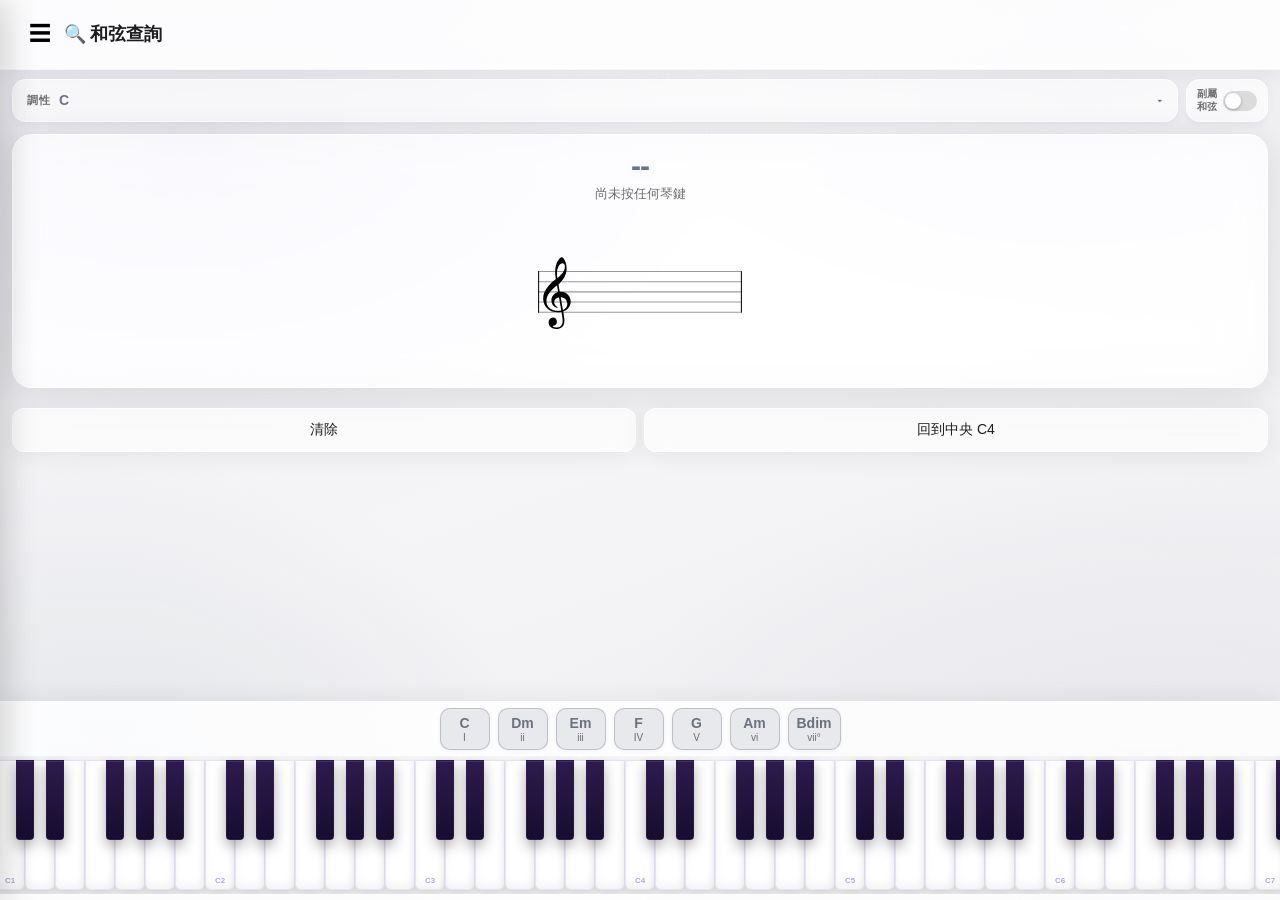
<file: index.html>
<!DOCTYPE html>
<html lang="zh-TW">
<head>
  <meta charset="UTF-8">
  <meta name="viewport" content="width=device-width, initial-scale=1.0, maximum-scale=1.0, user-scalable=no, viewport-fit=cover">
  <meta name="apple-mobile-web-app-capable" content="yes">
  <meta name="apple-mobile-web-app-status-bar-style" content="black-translucent">
  <meta name="apple-mobile-web-app-title" content="和弦練習">
  <meta name="theme-color" content="#1a1a2e">
  <link rel="manifest" href="manifest.json">
  <link rel="apple-touch-icon" sizes="180x180" href="icons/icon-180.png">
  <link rel="apple-touch-icon" sizes="152x152" href="icons/icon-152.png">
  <link rel="apple-touch-icon" sizes="120x120" href="icons/icon-120.png">
  <title>和弦練習</title>
  <link rel="stylesheet" href="css/style.css">
  <script src="js/ios-pwa.js"></script>
</head>
<body>
  <div id="app">

    <!-- 頂部標題列 -->
    <header class="app-header">
      <div class="header-left">
        <button id="sidebarToggle" class="icon-btn" aria-label="選單">☰</button>
        <!-- 標題會依目前頁面動態更新（見 js/tabs.js），這裡的文字只是 JS 執行前的預設值 -->
        <h1 id="appTitle">🔍 和弦查詢</h1>
      </div>
      <!-- 換一題／設定只跟練習頁有關，只在練習頁顯示（見 js/tabs.js applyChrome） -->
      <div class="header-actions hidden">
        <button id="refreshBtn"  class="icon-btn" aria-label="換一題">🔄</button>
        <button id="settingsBtn" class="icon-btn" aria-label="設定">⚙️</button>
      </div>
    </header>

    <!-- 側邊欄遮罩 -->
    <div class="sidebar-overlay" id="sidebarOverlay"></div>

    <!-- 側邊欄導覽（練習／查詢／知識三個獨立頁面） -->
    <nav class="sidebar" id="sidebar">
      <div class="sidebar-header">
        <span class="sidebar-title">🎹 和弦練習</span>
        <button id="sidebarClose" class="icon-btn" aria-label="關閉選單">✕</button>
      </div>
      <button class="sidebar-item" data-view="practice">
        <span class="sidebar-item-icon">🎯</span><span>練習</span>
      </button>
      <button class="sidebar-item active" data-view="lookup">
        <span class="sidebar-item-icon">🔍</span><span>和弦查詢</span>
      </button>
      <button class="sidebar-item" data-view="knowledge">
        <span class="sidebar-item-icon">📖</span><span>和弦知識</span>
      </button>
    </nav>

    <!-- 設定面板 -->
    <div id="settingsPanel" class="settings-panel hidden">
      <div class="settings-content">
        <h2>設定</h2>

        <!-- 練習類型 -->
        <div class="setting-group">
          <label>練習類型 <span class="label-hint">（可複選，至少一項）</span></label>
          <div id="categoryList" class="category-list"></div>
        </div>

        <!-- 調性 -->
        <div class="setting-group">
          <label>調性</label>
          <div class="key-selector" id="keySelector">
            <button class="key-btn active" data-key="0">C</button>
            <button class="key-btn" data-key="1">C#/Db</button>
            <button class="key-btn" data-key="2">D</button>
            <button class="key-btn" data-key="3">D#/Eb</button>
            <button class="key-btn" data-key="4">E</button>
            <button class="key-btn" data-key="5">F</button>
            <button class="key-btn" data-key="6">F#/Gb</button>
            <button class="key-btn" data-key="7">G</button>
            <button class="key-btn" data-key="8">G#/Ab</button>
            <button class="key-btn" data-key="9">A</button>
            <button class="key-btn" data-key="10">A#/Bb</button>
            <button class="key-btn" data-key="11">B</button>
          </div>
        </div>

        <!-- 和弦範圍（僅對三和弦、七和弦有效） -->
        <div class="setting-group">
          <label>和弦範圍 <span class="label-hint">（三/七和弦有效）</span></label>
          <div class="toggle-group">
            <button class="toggle-btn active" id="diatonicBtn">調內和弦</button>
            <button class="toggle-btn" id="allChordsBtn">所有和弦</button>
          </div>
        </div>

        <!-- 輸入模式 -->
        <div class="setting-group">
          <label>輸入模式</label>
          <div class="toggle-group">
            <button class="toggle-btn active" id="pianoModeBtn">鋼琴鍵盤</button>
            <button class="toggle-btn" id="notationModeBtn">簡譜</button>
          </div>
        </div>

        <!-- 聽和弦方式 -->
        <div class="setting-group">
          <label>聽和弦方式</label>
          <div class="toggle-group">
            <button class="toggle-btn" id="chordPlayBtn">同時播放</button>
            <button class="toggle-btn active" id="arpPlayBtn">琶音播放</button>
          </div>
        </div>

        <!-- 底部按鈕 -->
        <button id="resetStatsBtn" class="reset-btn">重置統計資料</button>
        <button id="closeSettingsBtn" class="primary-btn">確定</button>
      </div>
    </div>

    <!-- 頁籤內容（左右滑動切換） -->
    <div class="view-stack" id="viewStack">

    <!-- 主練習區（data-header-actions：這頁顯示時才顯示頂部的換一題／設定按鈕，見 js/tabs.js） -->
    <main class="practice-area view-page hidden" id="practiceView" data-header-actions="true">

      <div class="view-content">

        <!-- 分數列 -->
        <div class="score-bar">
          <div class="score-item">
            <span class="score-label">正確</span>
            <span class="score-value" id="correctCount">0</span>
          </div>
          <div class="score-item">
            <span class="score-label">錯誤</span>
            <span class="score-value" id="wrongCount">0</span>
          </div>
          <div class="score-item">
            <span class="score-label">連續</span>
            <span class="score-value" id="streakCount">0</span>
          </div>
        </div>

        <!-- 題目顯示 -->
        <div class="chord-display">
          <button id="hintToggleBtn" class="hint-toggle-btn" aria-label="提示">💡</button>
          <div class="category-badge" id="categoryBadge">三和弦</div>
          <div class="current-key" id="currentKeyDisplay">Key: C</div>
          <div class="chord-name" id="chordNameDisplay">--</div>
          <div class="chord-type" id="chordTypeDisplay"></div>
          <div class="chord-extra hidden" id="chordExtraDisplay"></div>
          <div class="chord-jianpu" id="chordJianpuDisplay"></div>
          <div class="chord-staff hidden" id="chordStaffDisplay"></div>
        </div>

        <!-- 回饋訊息 -->
        <div class="feedback hidden" id="feedback">
          <div class="feedback-icon" id="feedbackIcon"></div>
          <div class="feedback-text" id="feedbackText"></div>
          <div class="feedback-detail" id="feedbackDetail"></div>
        </div>

        <!-- 已選音符 -->
        <div class="selected-display" id="selectedDisplay">
          <span class="selected-label">已選：</span>
          <span class="selected-notes" id="selectedNotesText">尚未選擇</span>
        </div>

      </div>

      <!-- 操作按鈕列（固定貼在鍵盤上方，不隨內容區捲動，避免文字/內容變長時
           把「送出答案」等按鈕擠到畫面外、手機上按不到） -->
      <div class="action-bar">
        <div class="action-buttons">
          <button id="clearBtn"        class="action-btn secondary-btn">清除</button>
          <button id="playSelectedBtn" class="action-btn secondary-btn">🎵 試聽</button>
          <button id="listenBtn"       class="action-btn secondary-btn">🔊 聽題</button>
        </div>
        <div class="action-buttons action-buttons-primary">
          <button id="submitBtn" class="action-btn primary-btn full-width">送出答案</button>
          <button id="nextBtn"   class="action-btn primary-btn full-width hidden">下一題 →</button>
        </div>
      </div>

      <!-- 鍵盤固定區（滿版、貼底，跟查詢頁的 88 鍵鋼琴同一套結構） -->
      <div class="keyboard-tray">
        <!-- 鋼琴鍵盤（可橫向捲動） -->
        <div class="pw-scroll" id="pianoScroll">
          <div id="pianoContainer"></div>
        </div>
        <!-- 簡譜 -->
        <div id="notationContainer" class="input-container hidden"></div>
      </div>

    </main>

    <!-- 和弦查詢頁（預設頁面） -->
    <section class="lookup-area view-page" id="lookupView">

      <div class="view-content">

        <!-- 調性（預設折疊）＋ 副屬和弦開關（調性右方） -->
        <div class="lookup-key-row">
          <details class="lookup-key-group" id="lookupKeyGroup">
            <summary class="lookup-key-summary">
              <span class="lookup-key-summary-label">調性</span>
              <span class="lookup-key-summary-value" id="lookupKeySummaryValue">C</span>
              <span class="lookup-key-chevron">▾</span>
            </summary>
            <div class="key-selector" id="lookupKeySelector">
              <button class="key-btn active" data-key="0">C</button>
              <button class="key-btn" data-key="1">C#/Db</button>
              <button class="key-btn" data-key="2">D</button>
              <button class="key-btn" data-key="3">D#/Eb</button>
              <button class="key-btn" data-key="4">E</button>
              <button class="key-btn" data-key="5">F</button>
              <button class="key-btn" data-key="6">F#/Gb</button>
              <button class="key-btn" data-key="7">G</button>
              <button class="key-btn" data-key="8">G#/Ab</button>
              <button class="key-btn" data-key="9">A</button>
              <button class="key-btn" data-key="10">A#/Bb</button>
              <button class="key-btn" data-key="11">B</button>
            </div>
          </details>
          <label class="switch-field" for="secondaryDominantToggle">
            <span class="switch-field-label">副屬<br>和弦</span>
            <span class="switch-track">
              <input type="checkbox" id="secondaryDominantToggle" class="switch-input">
              <span class="switch-thumb"></span>
            </span>
          </label>
        </div>

        <!-- 辨識結果 -->
        <div class="chord-display">
          <div class="chord-name" id="lookupChordName">--</div>
          <div class="chord-type" id="lookupNotesText">尚未按任何琴鍵</div>
          <div class="chord-extra hidden" id="lookupSecondaryDominant"></div>
          <div class="chord-staff hidden" id="lookupStaffDisplay"></div>
        </div>

        <div class="action-buttons action-buttons-primary">
          <button id="lookupClearBtn"  class="action-btn secondary-btn">清除</button>
          <button id="lookupCenterBtn" class="action-btn secondary-btn">回到中央 C4</button>
        </div>

      </div>

      <!-- 鍵盤固定區（滿版、貼底） -->
      <div class="keyboard-tray">
        <!-- 快速查詢：目前調性的順階和弦，一按就直接在鍵盤上點亮組成音 -->
        <div class="quick-chord-row" id="lookupQuickChords"></div>
        <div class="pw-scroll" id="pianoWideScroll">
          <div id="pianoWideContainer"></div>
        </div>
      </div>

    </section>

    <!-- 和弦知識頁 -->
    <section class="knowledge-area view-page hidden" id="knowledgeView">

      <div class="view-content">

        <!-- 簡介 -->
        <div class="knowledge-intro">
          <h2>怎麼讀和弦符號？</h2>
          <p>順序是：<strong>根音</strong> →
            <strong>性質</strong>（大 / 小 / 屬 / 減 / 增）→
            <strong>延伸音</strong>（7、9、11…）→
            <strong>低音</strong>（斜線和弦）。<br>
            例如 <code>Cm7/G</code> ＝ 根音 C、小七和弦、低音改成 G。</p>
        </div>

        <!-- 範例卡（會隨下方選擇即時更新） -->
        <div class="chord-display" id="knowledgeCard">
          <div class="chord-name" id="knowledgeSymbol">--</div>
          <div class="chord-type" id="knowledgeName"></div>
          <div class="knowledge-formula" id="knowledgeFormula"></div>
          <div class="knowledge-desc" id="knowledgeDesc"></div>
          <div class="chord-staff" id="knowledgeStaffDisplay"></div>
        </div>

        <!-- 根音 -->
        <div class="setting-group">
          <label>根音</label>
          <div class="key-selector" id="knowledgeRootSelector">
            <button class="key-btn active" data-key="0">C</button>
            <button class="key-btn" data-key="1">C#/Db</button>
            <button class="key-btn" data-key="2">D</button>
            <button class="key-btn" data-key="3">D#/Eb</button>
            <button class="key-btn" data-key="4">E</button>
            <button class="key-btn" data-key="5">F</button>
            <button class="key-btn" data-key="6">F#/Gb</button>
            <button class="key-btn" data-key="7">G</button>
            <button class="key-btn" data-key="8">G#/Ab</button>
            <button class="key-btn" data-key="9">A</button>
            <button class="key-btn" data-key="10">A#/Bb</button>
            <button class="key-btn" data-key="11">B</button>
          </div>
        </div>

        <!-- 低音（選填，示範轉位／複合和弦） -->
        <div class="setting-group">
          <label>低音 <span class="label-hint">（選填，示範轉位／複合和弦，如 C/E）</span></label>
          <select id="knowledgeBassSelect" class="knowledge-bass-select">
            <option value="" selected>原位（不變）</option>
            <option value="0">C</option>
            <option value="1">C#/Db</option>
            <option value="2">D</option>
            <option value="3">D#/Eb</option>
            <option value="4">E</option>
            <option value="5">F</option>
            <option value="6">F#/Gb</option>
            <option value="7">G</option>
            <option value="8">G#/Ab</option>
            <option value="9">A</option>
            <option value="10">A#/Bb</option>
            <option value="11">B</option>
          </select>
        </div>

        <!-- 和弦符號分類清單 -->
        <div class="knowledge-groups" id="knowledgeGroups"></div>

      </div>

    </section>

    </div>
  </div>

  <!-- iOS「加入主畫面」引導（iOS Safari 沒有原生安裝提示，需手動引導） -->
  <div id="iosInstallBanner" class="ios-install-banner hidden">
    <span class="ios-install-text">📲 點下方「分享」按鈕 <strong>⬆️</strong>，再選「加入主畫面」即可安裝成 App</span>
    <button id="iosInstallDismiss" class="ios-install-dismiss" aria-label="關閉">✕</button>
  </div>

  <!-- 提示彈窗 -->
  <div id="hintModal" class="hint-modal hidden">
    <div class="hint-modal-card">
      <div class="hint-modal-header">
        <span class="hint-modal-title">💡 和弦提示</span>
        <button id="hintModalClose" class="hint-modal-close" aria-label="關閉">✕</button>
      </div>
      <div id="hintModalContent" class="hint-modal-content"></div>
    </div>
  </div>

  <script src="js/chord.js"></script>
  <script src="js/audio.js"></script>
  <script src="js/notation.js"></script>
  <script src="js/vendor/vexflow-bravura.js"></script>
  <script src="js/staff.js"></script>
  <script src="js/piano-wide.js"></script>
  <script src="js/tabs.js"></script>
  <script src="js/app.js"></script>
  <script src="js/lookup.js"></script>
  <script src="js/knowledge.js"></script>
</body>
</html>
</file>
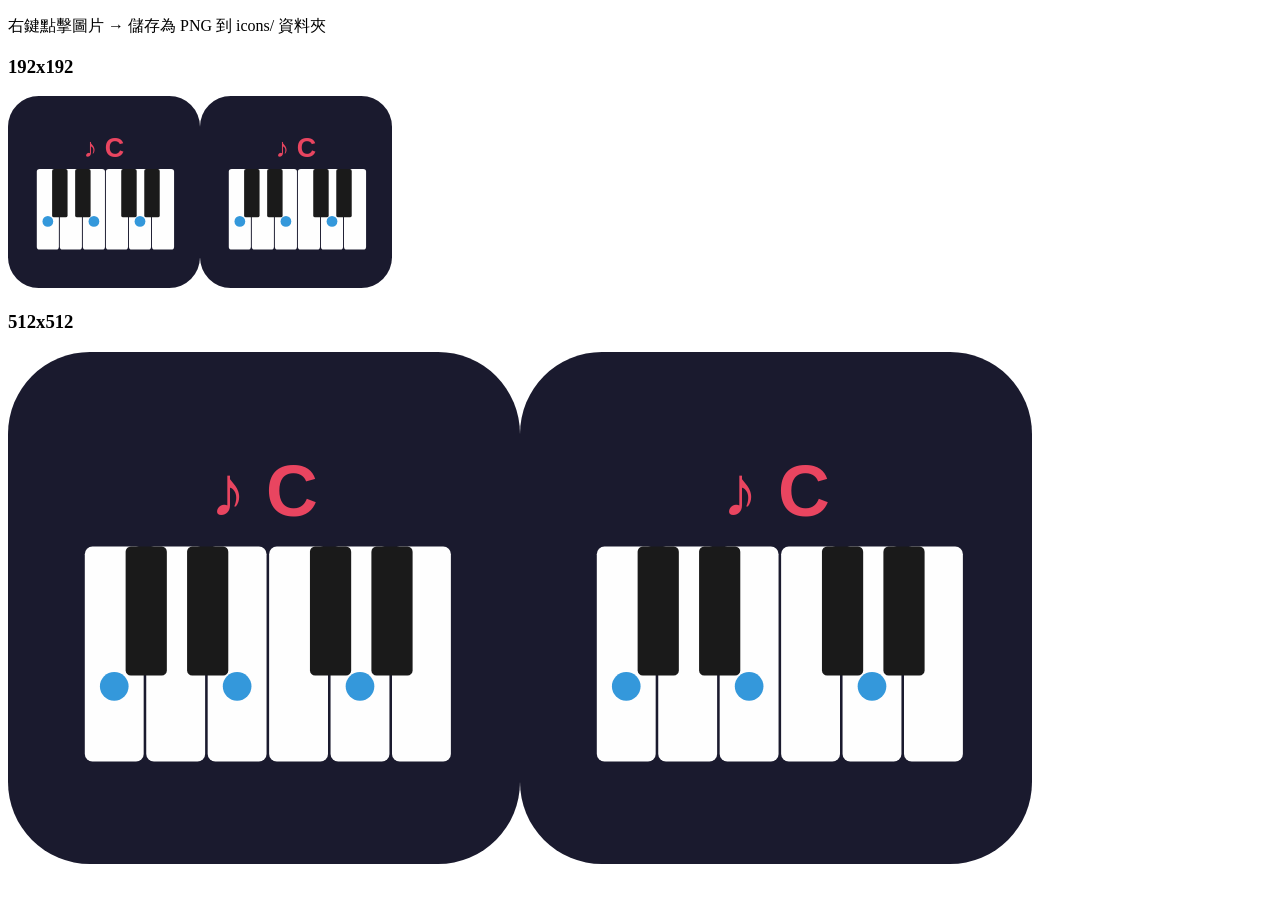
<file: icons/generate.html>
<!DOCTYPE html>
<html>
<head><title>Icon Generator</title></head>
<body>
<p>右鍵點擊圖片 → 儲存為 PNG 到 icons/ 資料夾</p>
<h3>192x192</h3>
<canvas id="c192" width="192" height="192"></canvas>
<h3>512x512</h3>
<canvas id="c512" width="512" height="512"></canvas>
<script>
function drawIcon(canvas) {
  const s = canvas.width;
  const ctx = canvas.getContext('2d');
  const r = s * 0.16;

  // Background
  ctx.fillStyle = '#1a1a2e';
  ctx.beginPath();
  ctx.roundRect(0, 0, s, s, r);
  ctx.fill();

  // Piano keys
  const keyW = s * 0.115;
  const keyH = s * 0.42;
  const startX = s * 0.15;
  const startY = s * 0.38;
  const gap = s * 0.005;

  // White keys
  ctx.fillStyle = '#fefefe';
  for (let i = 0; i < 6; i++) {
    const x = startX + i * (keyW + gap);
    ctx.beginPath();
    ctx.roundRect(x, startY, keyW, keyH, s * 0.015);
    ctx.fill();
  }

  // Black keys
  ctx.fillStyle = '#1a1a1a';
  const blackW = keyW * 0.7;
  const blackH = keyH * 0.6;
  const blackPositions = [0, 1, 3, 4]; // C#, D#, F#, G#
  blackPositions.forEach(i => {
    const x = startX + (i + 1) * (keyW + gap) - blackW / 2;
    ctx.beginPath();
    ctx.roundRect(x, startY, blackW, blackH, s * 0.01);
    ctx.fill();
  });

  // Selected dots
  ctx.fillStyle = '#3498db';
  const dotR = s * 0.028;
  [0, 2, 4].forEach(i => {
    const x = startX + i * (keyW + gap) + keyW / 2;
    const y = startY + keyH * 0.65;
    ctx.beginPath();
    ctx.arc(x, y, dotR, 0, Math.PI * 2);
    ctx.fill();
  });

  // Title
  ctx.fillStyle = '#e94560';
  ctx.font = `bold ${s * 0.14}px Arial`;
  ctx.textAlign = 'center';
  ctx.fillText('♪ C', s / 2, startY - s * 0.06);
}

drawIcon(document.getElementById('c192'));
drawIcon(document.getElementById('c512'));

// Auto download
['c192', 'c512'].forEach(id => {
  const canvas = document.getElementById(id);
  const link = document.createElement('a');
  link.download = `icon-${canvas.width}.png`;
  link.href = canvas.toDataURL('image/png');
  const img = new Image();
  img.src = link.href;
  canvas.parentNode.insertBefore(img, canvas.nextSibling);
});
</script>
</body>
</html>
</file>
<file: css/style.css>
/* style.css — 和弦練習 · Light Glassmorphism Theme */

/* ── CSS 變數 ───────────────────────────────────────── */
:root {
  /* Glass 核心 */
  --glass:          rgba(255, 255, 255, 0.65);
  --glass-strong:   rgba(255, 255, 255, 0.84);
  --glass-border:   rgba(255, 255, 255, 0.80);
  --glass-shadow:   0 4px 24px rgba(0, 0, 0, 0.07);
  --glass-shadow-lg:0 8px 40px rgba(0, 0, 0, 0.11);

  /* 文字 */
  --text-primary:   #1c1c1e;
  --text-secondary: #6c6c70;
  --text-hint:      rgba(0, 0, 0, 0.30);

  /* 強調色（淡灰） */
  --accent:         #6b7280;
  --accent-light:   #9ca3af;
  --accent-rgb:     107, 114, 128;

  /* 功能色 */
  --success:        #059669;
  --danger:         #dc2626;
  --warning:        #c9a227;
  --selected:       #6b7280;
  --correct:        #059669;
  --wrong:          #dc2626;

  /* 鋼琴鍵 */
  --white-key:      #ffffff;
  --black-key:      #1c1c1e;

  /* Safe area */
  --safe-top:    env(safe-area-inset-top);
  --safe-bottom: env(safe-area-inset-bottom);
}

/* ── Reset ──────────────────────────────────────────── */
* { margin:0; padding:0; box-sizing:border-box; -webkit-tap-highlight-color:transparent; }

html, body {
  height: 100%;        /* 舊瀏覽器後援 */
  height: 100svh;      /* 用「最小視口高度」取代 100vh，Safari 網址列收合/展開時畫面才不會跳動 */
  overflow: hidden;
  overscroll-behavior: none; /* 避免下拉回彈把整個 App 版面撐開/彈動 */
  /* 避免瀏覽器在轉向／系統字級設定變動時自動放大文字（text auto-inflation），
     這是「介面會隨字級跳動」的主因；版面本身以 px 精心排版，不需要瀏覽器介入 */
  -webkit-text-size-adjust: 100%;
  text-size-adjust: 100%;
}

/* ── Body 背景 ──────────────────────────────────────── */
body {
  font-family: -apple-system, BlinkMacSystemFont, 'SF Pro Display',
               'Helvetica Neue', sans-serif;
  background: linear-gradient(160deg, #f2f2f7 0%, #f5f5f7 50%, #ebebf0 100%);
  color: var(--text-primary);
  user-select: none;
  -webkit-user-select: none;
  -webkit-touch-callout: none; /* 長按不跳出「拷貝／查詢」選單，減少網頁感 */
  /* user-select:none 只適合按鈕/鍵盤這類互動元件；文字內容（提示、答案音名）
     開放選取才符合無障礙（螢幕閱讀器/複製貼上）需求，下面針對內容區塊個別開回來 */
  -webkit-font-smoothing: antialiased;
  -moz-osx-font-smoothing: grayscale;
  touch-action: manipulation;
  position: relative;
}

/* 彩色光暈背景層（固定在畫面，不隨內容捲動） */
body::before {
  content: '';
  position: fixed;
  inset: 0;
  background:
    radial-gradient(ellipse 60% 50% at 15% 15%, rgba(210,210,220,0.40) 0%, transparent 70%),
    radial-gradient(ellipse 55% 45% at 85% 8%,  rgba(220,220,228,0.35) 0%, transparent 65%),
    radial-gradient(ellipse 50% 55% at 8%  85%, rgba(205,208,215,0.38) 0%, transparent 65%),
    radial-gradient(ellipse 60% 50% at 88% 88%, rgba(215,215,222,0.30) 0%, transparent 70%);
  pointer-events: none;
  z-index: 0;
}

#app {
  position: relative;
  z-index: 1;
  height: 100%;
  display: flex;
  flex-direction: column;
  padding-top:    var(--safe-top);
  padding-bottom: var(--safe-bottom);
}

/* ── Header ─────────────────────────────────────────── */
.app-header {
  display: flex;
  justify-content: space-between;
  align-items: center;
  padding: 12px 18px;
  background: var(--glass-strong);
  -webkit-backdrop-filter: blur(24px) saturate(180%);
  backdrop-filter:         blur(24px) saturate(180%);
  border-bottom: 1px solid var(--glass-border);
  box-shadow: 0 1px 0 rgba(255,255,255,0.7), var(--glass-shadow);
}

.header-left {
  display: flex;
  align-items: center;
  gap: 2px;
}

.app-header h1 {
  font-size: 18px;
  font-weight: 700;
  color: var(--text-primary);
  letter-spacing: -0.3px;
}

.icon-btn {
  background: none;
  border: none;
  font-size: 22px;
  cursor: pointer;
  display: flex;
  align-items: center;
  justify-content: center;
  min-width: 44px;
  min-height: 44px;
  border-radius: 12px;
  transition: background 0.15s;
}
.icon-btn:active { background: rgba(124,58,237,0.1); }

.header-actions { display: flex; gap: 4px; align-items: center; }

/* ── Settings Panel ─────────────────────────────────── */
.settings-panel {
  position: fixed;
  inset: 0;
  background: rgba(0, 0, 0, 0.12);
  -webkit-backdrop-filter: blur(12px);
  backdrop-filter:         blur(12px);
  z-index: 100;
  display: flex;
  align-items: center;
  justify-content: center;
  padding: 16px;
}
.settings-panel.hidden { display: none; }

.settings-content {
  background: rgba(255, 255, 255, 0.88);
  -webkit-backdrop-filter: blur(32px) saturate(200%) brightness(1.04);
  backdrop-filter:         blur(32px) saturate(200%) brightness(1.04);
  border: 1px solid rgba(255, 255, 255, 0.92);
  border-radius: 24px;
  padding: 24px 20px;
  width: 100%;
  max-width: 420px;
  max-height: 87vh;    /* 舊瀏覽器後援 */
  max-height: 87svh;   /* 視口高度變動時不跳動 */
  overflow-y: auto;
  overscroll-behavior: contain;
  box-shadow: 0 20px 60px rgba(0, 0, 0, 0.14), 0 2px 0 rgba(255,255,255,0.9) inset;
}

.settings-content h2 {
  font-size: 18px;
  font-weight: 700;
  margin-bottom: 20px;
  text-align: center;
  color: var(--text-primary);
  letter-spacing: -0.3px;
}

.setting-group { margin-bottom: 18px; }

.setting-group > label {
  display: block;
  font-size: 11px;
  font-weight: 700;
  color: var(--text-secondary);
  text-transform: uppercase;
  letter-spacing: 1px;
  margin-bottom: 8px;
}

.label-hint {
  font-size: 10px;
  font-weight: 400;
  text-transform: none;
  letter-spacing: 0;
  color: var(--text-hint);
}

/* ── Category List ──────────────────────────────────── */
.category-list { display: flex; flex-direction: column; gap: 7px; }

.category-row {
  display: flex;
  align-items: center;
  justify-content: space-between;
  background: var(--glass);
  -webkit-backdrop-filter: blur(12px);
  backdrop-filter:         blur(12px);
  border: 1px solid var(--glass-border);
  border-radius: 14px;
  padding: 10px 14px;
  cursor: pointer;
  box-shadow: 0 2px 8px rgba(0,0,0,0.05);
  transition: background 0.15s, box-shadow 0.15s;
}
.category-row:active {
  background: rgba(255,255,255,0.80);
  box-shadow: 0 1px 4px rgba(0,0,0,0.06);
}

.cat-left { display: flex; align-items: center; gap: 10px; }

.cat-dot {
  width: 10px; height: 10px;
  border-radius: 50%;
  flex-shrink: 0;
  box-shadow: 0 0 0 2px rgba(255,255,255,0.8), 0 1px 4px rgba(0,0,0,0.12);
}

.cat-name    { font-size: 14px; font-weight: 600; color: var(--text-primary); }
.cat-subdesc { font-size: 10px; color: var(--text-secondary); margin-top: 1px; }

.cat-right { display: flex; align-items: center; gap: 10px; }

.cat-acc {
  font-size: 13px;
  font-weight: 700;
  min-width: 34px;
  text-align: right;
  font-variant-numeric: tabular-nums;
}

/* ── Category Pill Toggle ───────────────────────────── */
.category-row.cat-on  { background: rgba(255,255,255,0.76); }
.category-row.cat-off { opacity: 0.60; }
.category-row:active  { transform: scale(0.985); }

.cat-pill {
  font-size: 11px;
  font-weight: 700;
  padding: 4px 11px;
  border-radius: 20px;
  background: rgba(0,0,0,0.10);
  color: var(--text-secondary);
  flex-shrink: 0;
  transition: background 0.15s, color 0.15s;
  letter-spacing: 0.4px;
}
.cat-pill.cat-pill-on {
  background: var(--pill-color, var(--accent));
  color: white;
}

/* ── Key Selector ───────────────────────────────────── */
.key-selector {
  display: grid;
  grid-template-columns: repeat(4, 1fr);
  gap: 6px;
}

.key-btn {
  background: var(--glass);
  -webkit-backdrop-filter: blur(10px);
  backdrop-filter:         blur(10px);
  border: 1px solid var(--glass-border);
  border-radius: 10px;
  color: var(--text-primary);
  padding: 9px 4px;
  font-size: 12px;
  font-weight: 500;
  cursor: pointer;
  box-shadow: 0 1px 4px rgba(0,0,0,0.05);
  transition: all 0.15s;
}
.key-btn.active {
  background: var(--accent);
  border-color: var(--accent);
  color: white;
  box-shadow: 0 4px 12px rgba(var(--accent-rgb), 0.40);
}

/* ── Toggle Group ───────────────────────────────────── */
.toggle-group { display: flex; gap: 7px; }

.toggle-btn {
  flex: 1;
  padding: 10px;
  background: var(--glass);
  -webkit-backdrop-filter: blur(10px);
  backdrop-filter:         blur(10px);
  border: 1px solid var(--glass-border);
  border-radius: 10px;
  color: var(--text-secondary);
  font-size: 13px;
  font-weight: 500;
  cursor: pointer;
  box-shadow: 0 1px 4px rgba(0,0,0,0.05);
  transition: all 0.15s;
}
.toggle-btn.active {
  background: var(--accent);
  border-color: var(--accent);
  color: white;
  box-shadow: 0 4px 12px rgba(var(--accent-rgb), 0.38);
}

/* ── Buttons ────────────────────────────────────────── */
.primary-btn {
  display: block;
  width: 100%;
  padding: 15px;
  border: none;
  border-radius: 14px;
  background: var(--accent);
  color: white;
  font-size: 16px;
  font-weight: 700;
  cursor: pointer;
  letter-spacing: -0.2px;
  box-shadow: 0 4px 16px rgba(var(--accent-rgb), 0.38);
  transition: transform 0.1s, box-shadow 0.15s;
}
.primary-btn:active {
  transform: scale(0.97);
  box-shadow: 0 2px 8px rgba(var(--accent-rgb), 0.28);
}

.secondary-btn {
  padding: 12px 16px;
  background: var(--glass);
  -webkit-backdrop-filter: blur(12px);
  backdrop-filter:         blur(12px);
  border: 1px solid var(--glass-border);
  border-radius: 12px;
  color: var(--text-primary);
  font-size: 14px;
  font-weight: 500;
  cursor: pointer;
  box-shadow: var(--glass-shadow);
  transition: transform 0.1s;
}
.secondary-btn:active { transform: scale(0.97); }

.reset-btn {
  display: block;
  width: 100%;
  padding: 12px;
  margin-bottom: 10px;
  background: rgba(220, 38, 38, 0.07);
  border: 1px solid rgba(220, 38, 38, 0.22);
  border-radius: 12px;
  color: var(--danger);
  font-size: 14px;
  font-weight: 500;
  cursor: pointer;
  transition: background 0.15s;
}
.reset-btn:active { background: rgba(220,38,38,0.14); }

/* ── Practice Area ──────────────────────────────────── */
/* .practice-area 上下排列三塊：可捲動的「內容區」、固定的「操作按鈕列」、
   固定的「鍵盤固定區」；只有內容區會捲動（gap/內距在 .view-content 裡），
   按鈕列跟鍵盤永遠貼在畫面上，內容再長也不會把按鈕擠出螢幕 */
.practice-area {
  flex: 1;
  display: flex;
  flex-direction: column;
  min-height: 0;
  overflow: hidden;
}

/* ── 內容區（可捲動，維持左右內距） ──────────────────── */
.view-content {
  flex: 1;
  min-height: 0;
  display: flex;
  flex-direction: column;
  gap: 8px;
  overflow-y: auto;
  overflow-x: clip;
  overscroll-behavior: contain;
  padding: 10px 12px;
}

/* ── 操作按鈕列（固定在內容區跟鍵盤之間，永遠不隨內容捲動） ─
   問題背景：題目文字（和弦名、提示、回饋訊息...）長度不固定，
   系統字級也可能被使用者調大；以前送出/下一題按鈕跟著內容區
   一起捲動，內容一長就會被擠到螢幕外，手機上按不到。
   現在獨立成固定列，永遠貼在鍵盤正上方、隨時可見可按。 ──── */
.action-bar {
  flex-shrink: 0;
  padding: 8px 12px;
  background: var(--glass);
  -webkit-backdrop-filter: blur(16px) saturate(180%);
  backdrop-filter:         blur(16px) saturate(180%);
  border-top: 1px solid var(--glass-border);
}
.action-buttons-primary { margin-top: 8px; }

/* ── 鍵盤固定區（貼底、滿版、不隨內容區捲動） ──────────── */
.keyboard-tray {
  flex-shrink: 0;
  width: 100%;
  background: var(--glass-strong);
  -webkit-backdrop-filter: blur(20px) saturate(180%);
  backdrop-filter:         blur(20px) saturate(180%);
  border-top: 1px solid var(--glass-border);
  box-shadow: 0 -4px 20px rgba(0,0,0,0.06);
  padding: 6px 0;
}

/* ── Score Bar ──────────────────────────────────────── */
.score-bar {
  display: flex;
  justify-content: center;
  gap: 0;
  background: var(--glass);
  -webkit-backdrop-filter: blur(16px) saturate(180%);
  backdrop-filter:         blur(16px) saturate(180%);
  border: 1px solid var(--glass-border);
  border-radius: 18px;
  padding: 6px 4px;
  box-shadow: var(--glass-shadow);
}

.score-item {
  flex: 1;
  text-align: center;
  padding: 2px 8px;
  position: relative;
}
.score-item + .score-item::before {
  content: '';
  position: absolute;
  left: 0; top: 15%; bottom: 15%;
  width: 1px;
  background: rgba(0,0,0,0.08);
}

.score-label {
  display: block;
  font-size: 9px;
  font-weight: 700;
  color: var(--text-secondary);
  text-transform: uppercase;
  letter-spacing: 1px;
}

.score-value {
  display: block;
  font-size: 22px;
  font-weight: 800;
  letter-spacing: -0.5px;
}

#correctCount { color: var(--success); }
#wrongCount   { color: var(--danger); }
#streakCount  { color: var(--warning); }

/* ── 側邊欄導覽（練習／查詢／知識三個獨立頁面） ────────── */
.sidebar-overlay {
  position: fixed;
  inset: 0;
  background: rgba(0,0,0,0.35);
  z-index: 240;
  opacity: 0;
  pointer-events: none;
  transition: opacity 0.28s ease;
}
.sidebar-overlay.open {
  opacity: 1;
  pointer-events: auto;
}

.sidebar {
  position: fixed;
  top: 0; bottom: 0; left: 0;
  width: min(78vw, 280px);
  z-index: 250;
  display: flex;
  flex-direction: column;
  background: var(--glass-strong);
  -webkit-backdrop-filter: blur(28px) saturate(180%);
  backdrop-filter:         blur(28px) saturate(180%);
  border-right: 1px solid var(--glass-border);
  box-shadow: 8px 0 30px rgba(0,0,0,0.16);
  padding-top:    var(--safe-top);
  padding-bottom: var(--safe-bottom);
  transform: translateX(-100%);
  transition: transform 0.28s cubic-bezier(.25,.8,.25,1);
}
.sidebar.open { transform: translateX(0); }

.sidebar-header {
  display: flex;
  align-items: center;
  justify-content: space-between;
  padding: 10px 8px 10px 16px;
  border-bottom: 1px solid var(--glass-border);
  margin-bottom: 8px;
}
.sidebar-title {
  font-size: 15px;
  font-weight: 800;
  color: var(--text-primary);
  letter-spacing: -0.2px;
}

.sidebar-item {
  display: flex;
  align-items: center;
  gap: 12px;
  width: 100%;
  padding: 14px 18px;
  background: none;
  border: none;
  border-left: 3px solid transparent;
  text-align: left;
  font-size: 15px;
  font-weight: 600;
  color: var(--text-primary);
  cursor: pointer;
  transition: background 0.15s, color 0.15s;
}
.sidebar-item-icon { font-size: 18px; }
.sidebar-item:active { background: rgba(0,0,0,0.05); }
.sidebar-item.active {
  background: rgba(var(--accent-rgb), 0.12);
  color: var(--accent);
  font-weight: 800;
  border-left-color: var(--accent);
}

/* ── 頁籤內容切換（左右滑動過渡） ─────────────────────── */
.view-stack {
  flex: 1;
  position: relative;
  min-height: 0;
  overflow: hidden;
}
.view-page {
  position: absolute;
  inset: 0;
}
/* 切換動畫進行中由 lookup.js 用 inline style 控制 transform/opacity，
   這裡只提供 transition 時間曲線；平常靜止時不留 transition，避免影響其他互動 */
.view-page.view-transitioning {
  /* transform/opacity 用相同時長，transitionend 才會同時觸發，收尾才不會卡一下 */
  transition: transform 0.28s cubic-bezier(.25,.8,.25,1), opacity 0.28s ease;
}

/* ── 和弦查詢頁 ──────────────────────────────────────── */
/* .lookup-area 跟 .practice-area 用同一套「內容區 + 鍵盤固定區」版型，
   內距/捲動已經在共用的 .view-content / .keyboard-tray 裡處理 */
.lookup-area {
  display: flex;
  flex-direction: column;
  min-height: 0;
  overflow: hidden;
}
.lookup-area.hidden { display: none; }
.lookup-area .view-content { gap: 12px; }

/* ── 和弦知識頁 ──────────────────────────────────────── */
/* 這頁沒有鍵盤固定區，.view-content 直接撐滿整個頁面並可捲動 */
.knowledge-area {
  display: flex;
  flex-direction: column;
  min-height: 0;
  overflow: hidden;
}
.knowledge-area.hidden { display: none; }
.knowledge-area .view-content { gap: 12px; padding-bottom: 20px; }

.knowledge-intro {
  background: var(--glass);
  -webkit-backdrop-filter: blur(10px);
  backdrop-filter:         blur(10px);
  border: 1px solid var(--glass-border);
  border-radius: 14px;
  padding: 14px 16px;
}
.knowledge-intro h2 {
  font-size: 14px;
  font-weight: 800;
  margin-bottom: 6px;
  color: var(--text-primary);
}
.knowledge-intro p {
  font-size: 12.5px;
  line-height: 1.7;
  color: var(--text-secondary);
}
.knowledge-intro code {
  background: rgba(0,0,0,0.06);
  padding: 1px 6px;
  border-radius: 6px;
  font-family: 'SF Mono', 'Menlo', monospace;
  color: var(--accent);
  font-weight: 700;
}

.knowledge-formula {
  font-size: 13px;
  color: var(--text-secondary);
  margin-top: 5px;
  font-family: 'SF Mono', 'Menlo', monospace;
  letter-spacing: 0.5px;
}
.knowledge-desc {
  font-size: 12px;
  color: var(--text-secondary);
  margin-top: 3px;
}

.knowledge-bass-select {
  width: 100%;
  padding: 11px 14px;
  background: var(--glass);
  -webkit-backdrop-filter: blur(10px);
  backdrop-filter:         blur(10px);
  border: 1px solid var(--glass-border);
  border-radius: 12px;
  color: var(--text-primary);
  font-size: 14px;
  font-weight: 600;
  cursor: pointer;
}

.knowledge-groups {
  display: flex;
  flex-direction: column;
  gap: 14px;
}
.knowledge-group-header {
  display: flex;
  align-items: baseline;
  gap: 8px;
  margin-bottom: 7px;
  padding: 0 2px;
}
.knowledge-group-label {
  font-size: 11px;
  font-weight: 700;
  color: var(--text-secondary);
  text-transform: uppercase;
  letter-spacing: 1px;
}
.knowledge-group-desc {
  font-size: 11px;
  color: var(--text-hint);
}
.knowledge-list {
  display: flex;
  flex-direction: column;
  gap: 6px;
}
.knowledge-item {
  display: flex;
  align-items: center;
  justify-content: space-between;
  gap: 10px;
  background: var(--glass);
  -webkit-backdrop-filter: blur(10px);
  backdrop-filter:         blur(10px);
  border: 1px solid var(--glass-border);
  border-radius: 12px;
  padding: 11px 14px;
  cursor: pointer;
  min-height: 44px;
  box-shadow: 0 1px 4px rgba(0,0,0,0.05);
  transition: all 0.15s;
}
.knowledge-item-symbol {
  font-size: 15px;
  font-weight: 800;
  color: var(--text-primary);
  font-family: 'SF Mono', 'Menlo', monospace;
}
.knowledge-item-name {
  font-size: 12px;
  color: var(--text-secondary);
}
.knowledge-item.active {
  background: var(--accent);
  border-color: var(--accent);
  box-shadow: 0 4px 12px rgba(var(--accent-rgb), 0.35);
}
.knowledge-item.active .knowledge-item-symbol,
.knowledge-item.active .knowledge-item-name {
  color: white;
}

/* 調性列：折疊選單＋右側的副屬和弦開關 */
.lookup-key-row {
  display: flex;
  align-items: stretch;
  gap: 8px;
}
.lookup-key-row .lookup-key-group { flex: 1; min-width: 0; }

/* 調性選單：預設折疊的 <details>，展開後才顯示 12 個調性按鈕 */
.lookup-key-group {
  background: var(--glass);
  -webkit-backdrop-filter: blur(10px);
  backdrop-filter:         blur(10px);
  border: 1px solid var(--glass-border);
  border-radius: 14px;
  box-shadow: 0 2px 8px rgba(0,0,0,0.05);
}
.lookup-key-summary {
  display: flex;
  align-items: center;
  gap: 8px;
  padding: 12px 14px;
  cursor: pointer;
  list-style: none; /* Firefox 預設三角形 */
}
.lookup-key-summary::-webkit-details-marker { display: none; } /* Chrome/Safari 預設三角形 */
.lookup-key-summary-label {
  font-size: 11px;
  font-weight: 700;
  color: var(--text-secondary);
  text-transform: uppercase;
  letter-spacing: 1px;
}
.lookup-key-summary-value {
  flex: 1;
  font-size: 14px;
  font-weight: 800;
  color: var(--accent);
}
.lookup-key-chevron {
  font-size: 11px;
  color: var(--text-secondary);
  transition: transform 0.2s;
}
.lookup-key-group[open] .lookup-key-chevron { transform: rotate(180deg); }
.lookup-key-group .key-selector {
  padding: 0 14px 14px;
}

/* 副屬和弦開關（調性列右側）：跟調性折疊選單同高、寬度固定不會被擠壓 */
.switch-field {
  flex: 0 0 auto;
  display: flex;
  align-items: center;
  gap: 6px;
  background: var(--glass);
  -webkit-backdrop-filter: blur(10px);
  backdrop-filter:         blur(10px);
  border: 1px solid var(--glass-border);
  border-radius: 14px;
  box-shadow: 0 2px 8px rgba(0,0,0,0.05);
  padding: 8px 10px;
  cursor: pointer;
}
.switch-field-label {
  font-size: 10px;
  font-weight: 700;
  color: var(--text-secondary);
  line-height: 1.25;
  text-align: center;
}
.switch-track { position: relative; flex-shrink: 0; width: 34px; height: 20px; }
.switch-input {
  position: absolute;
  inset: 0;
  margin: 0;
  opacity: 0;
  cursor: pointer;
}
.switch-thumb {
  position: absolute;
  inset: 0;
  background: rgba(0,0,0,0.12);
  border-radius: 999px;
  transition: background 0.15s;
}
.switch-thumb::before {
  content: '';
  position: absolute;
  top: 2px; left: 2px;
  width: 16px; height: 16px;
  border-radius: 50%;
  background: white;
  box-shadow: 0 1px 3px rgba(0,0,0,0.3);
  transition: transform 0.15s;
}
.switch-input:checked + .switch-thumb { background: var(--accent); }
.switch-input:checked + .switch-thumb::before { transform: translateX(14px); }

.pw-scroll {
  width: 100%;
  overflow-x: auto;
  overflow-y: hidden;
  -webkit-overflow-scrolling: touch;
  overscroll-behavior: contain;
  touch-action: pan-x; /* 限制只能水平滑動，避免跟垂直捲動搶手勢、卡頓 */
  padding: 4px 0;
}

/* ── 快速查詢列（查詢頁鋼琴正上方，目前調性的順階和弦按鈕） ───
   位置在「清除／回到中央 C4」跟鋼琴鍵盤之間；卡片沒有塞滿一整排時置中，
   但用 safe center：真的塞不下、需要滑動時自動退回靠左，確保左側內容
   一定滑得到（純 center 在部分瀏覽器捲動容器裡會把左邊卡死，滑不到）*/
.quick-chord-row {
  display: flex;
  justify-content: safe center;
  gap: 8px;
  overflow-x: auto;
  -webkit-overflow-scrolling: touch;
  overscroll-behavior: contain;
  touch-action: pan-x;
  padding: 0 12px 6px;
}
.quick-chord-btn {
  flex: 0 0 auto;
  display: flex;
  flex-direction: column;
  align-items: center;
  gap: 1px;
  min-width: 50px;
  background: rgba(var(--accent-rgb), 0.14);
  border: 1px solid rgba(var(--accent-rgb), 0.35);
  border-radius: 10px;
  padding: 6px 8px;
  cursor: pointer;
  box-shadow: 0 1px 4px rgba(0,0,0,0.05);
  transition: all 0.15s;
}
/* :active 是手指按著當下的短暫回饋；.selected 是「目前琴鍵組成音」跟這個和弦完全相符時
   的持續反白（見 js/lookup.js updateQuickChordSelection），兩者共用同一套深色樣式 */
.quick-chord-btn:active,
.quick-chord-btn.selected {
  background: #3f4451; /* 灰色配色的深色版，點選時明顯反白區分 */
  border-color: #3f4451;
}
.quick-chord-btn:active .quick-chord-symbol,
.quick-chord-btn:active .quick-chord-degree,
.quick-chord-btn.selected .quick-chord-symbol,
.quick-chord-btn.selected .quick-chord-degree {
  color: white;
}
.quick-chord-symbol { font-size: 14px; font-weight: 700; color: var(--accent); }
.quick-chord-degree { font-size: 10px; color: var(--text-secondary); }
.pw-keys {
  display: flex;
  position: relative;
  width: max-content;
  filter: drop-shadow(0 6px 16px rgba(0,0,0,0.10));
}
.pw-key {
  position: relative;
  cursor: pointer;
  transition: background 0.08s;
}
.pw-white {
  width: 30px;
  height: clamp(90px, 15vh, 130px);   /* 舊瀏覽器後援 */
  height: clamp(90px, 15svh, 130px);  /* 視口高度變動時鍵盤不會跳動 */
  background: var(--white-key);
  border: 1px solid rgba(180,160,220,0.30);
  border-radius: 0 0 6px 6px;
  z-index: 1;
  box-shadow:
    inset 0 -4px 8px rgba(0,0,0,0.05),
    0 4px 10px rgba(0,0,0,0.10);
}
.pw-white:active { background: #f0ecff; }

.pw-black {
  width: 18px;
  height: clamp(56px, 9vh, 80px);   /* 舊瀏覽器後援 */
  height: clamp(56px, 9svh, 80px); /* 視口高度變動時鍵盤不會跳動 */
  background: linear-gradient(180deg, #2d1b4e 0%, #160d2e 100%);
  border: 1px solid rgba(50,30,80,0.6);
  border-radius: 0 0 4px 4px;
  z-index: 2;
  margin-left: -9px; margin-right: -9px;
  box-shadow:
    0 6px 14px rgba(0,0,0,0.32),
    inset 0 1px 0 rgba(255,255,255,0.10);
}
.pw-black:active { background: linear-gradient(180deg, #4a2e7a 0%, #2d1b4e 100%); }

.pw-label {
  position: absolute;
  bottom: 4px;
  left: 0; right: 0;
  text-align: center;
  font-size: 8px;
  font-weight: 700;
  color: #9080c0;
  opacity: 0.7;
  pointer-events: none;
}

.pw-white.active {
  background: linear-gradient(180deg, #e5e7eb 0%, #d1d5db 100%);
  border-color: var(--accent);
  box-shadow: inset 0 0 0 2px var(--accent), 0 4px 10px rgba(var(--accent-rgb),0.22);
}
.pw-white.active .pw-label { color: var(--accent); font-weight: 800; }

.pw-black.active {
  background: linear-gradient(180deg, #6b7280 0%, #4b5563 100%);
  box-shadow: 0 4px 12px rgba(var(--accent-rgb),0.40), inset 0 1px 0 rgba(255,255,255,0.2);
}

/* 根音金色標示已取消（練習模式作答前不再洩漏根音，鍵盤鍵位不加特殊底色） */

/* 答題高亮（練習模式用） */
.pw-white.correct-highlight {
  background: linear-gradient(180deg, #d1fae5 0%, #6ee7b7 100%);
  border-color: var(--success);
  box-shadow: inset 0 0 0 2px var(--success), 0 4px 10px rgba(5,150,105,0.25);
}
.pw-black.correct-highlight {
  background: linear-gradient(180deg, #059669 0%, #065f46 100%);
  box-shadow: 0 4px 12px rgba(5,150,105,0.40);
}
.pw-white.wrong-highlight {
  background: linear-gradient(180deg, #fee2e2 0%, #fca5a5 100%);
  border-color: var(--wrong);
  box-shadow: inset 0 0 0 2px var(--wrong), 0 4px 10px rgba(220,38,38,0.22);
}
.pw-black.wrong-highlight {
  background: linear-gradient(180deg, #dc2626 0%, #991b1b 100%);
  box-shadow: 0 4px 12px rgba(220,38,38,0.38);
}

/* ── iOS「加入主畫面」引導 ───────────────────────────── */
.ios-install-banner {
  position: fixed;
  left: 12px;
  right: 12px;
  bottom: calc(12px + var(--safe-bottom));
  z-index: 300;
  display: flex;
  align-items: center;
  gap: 10px;
  background: rgba(28, 28, 30, 0.92);
  -webkit-backdrop-filter: blur(20px) saturate(180%);
  backdrop-filter:         blur(20px) saturate(180%);
  border: 1px solid rgba(255,255,255,0.12);
  border-radius: 16px;
  padding: 12px 14px;
  box-shadow: 0 8px 30px rgba(0,0,0,0.30);
  animation: iosBannerIn 0.25s ease;
}
.ios-install-banner.hidden { display: none; }

.ios-install-text {
  flex: 1;
  color: #fff;
  font-size: 13px;
  line-height: 1.5;
}

.ios-install-dismiss {
  flex-shrink: 0;
  background: rgba(255,255,255,0.12);
  border: none;
  color: #fff;
  display: flex;
  align-items: center;
  justify-content: center;
  width: 40px;
  height: 40px;
  border-radius: 50%;
  font-size: 13px;
  cursor: pointer;
}
.ios-install-dismiss:active { background: rgba(255,255,255,0.24); }

@keyframes iosBannerIn {
  from { opacity: 0; transform: translateY(10px); }
  to   { opacity: 1; transform: translateY(0); }
}

/* ── Chord Display ──────────────────────────────────── */
.chord-display {
  position: relative;
  text-align: center;
  padding: 14px 16px;
  background: var(--glass);
  -webkit-backdrop-filter: blur(20px) saturate(180%) brightness(1.04);
  backdrop-filter:         blur(20px) saturate(180%) brightness(1.04);
  border: 1px solid var(--glass-border);
  border-radius: 20px;
  box-shadow: var(--glass-shadow-lg);
}

/* 提示切換按鈕（右上角） */
.hint-toggle-btn {
  position: absolute;
  top: 2px;
  right: 4px;
  background: none;
  border: none;
  font-size: 17px;
  cursor: pointer;
  display: flex;
  align-items: center;
  justify-content: center;
  min-width: 40px;
  min-height: 40px;
  border-radius: 10px;
  opacity: 0.45;
  transition: opacity 0.15s, background 0.15s;
  line-height: 1;
}
.hint-toggle-btn:active { opacity: 1; background: rgba(0,0,0,0.06); }

/* ── 提示彈窗 ────────────────────────────────────────── */
.hint-modal {
  position: fixed;
  inset: 0;
  background: rgba(0, 0, 0, 0.14);
  -webkit-backdrop-filter: blur(12px);
  backdrop-filter:         blur(12px);
  z-index: 200;
  display: flex;
  align-items: center;
  justify-content: center;
  padding: 20px;
}
.hint-modal.hidden { display: none; }

.hint-modal-card {
  background: rgba(255, 255, 255, 0.92);
  -webkit-backdrop-filter: blur(32px) saturate(200%);
  backdrop-filter:         blur(32px) saturate(200%);
  border: 1px solid rgba(255, 255, 255, 0.95);
  border-radius: 22px;
  padding: 22px 20px 24px;
  width: 100%;
  max-width: 380px;
  box-shadow: 0 20px 60px rgba(0,0,0,0.14), 0 2px 0 rgba(255,255,255,0.9) inset;
  animation: hintFadeIn 0.22s ease;
}

@keyframes hintFadeIn {
  from { opacity:0; transform: scale(0.95) translateY(8px); }
  to   { opacity:1; transform: scale(1) translateY(0); }
}

.hint-modal-header {
  display: flex;
  align-items: center;
  justify-content: space-between;
  margin-bottom: 16px;
}

.hint-modal-title {
  font-size: 16px;
  font-weight: 700;
  color: var(--text-primary);
  letter-spacing: -0.2px;
}

.hint-modal-close {
  background: rgba(0,0,0,0.06);
  border: none;
  font-size: 14px;
  cursor: pointer;
  color: var(--text-secondary);
  display: flex;
  align-items: center;
  justify-content: center;
  min-width: 40px;
  min-height: 40px;
  border-radius: 12px;
  font-weight: 600;
  transition: background 0.15s;
}
.hint-modal-close:active { background: rgba(0,0,0,0.12); }

.hint-modal-content {
  font-size: 14px;
  color: var(--text-secondary);
  line-height: 1.9;
  white-space: pre-line;
}

/* 分類徽章：顏色由 JS 設定 */
.category-badge {
  display: inline-block;
  font-size: 11px;
  font-weight: 800;
  padding: 3px 14px;
  border-radius: 20px;
  margin-bottom: 4px;
  letter-spacing: 0.6px;
  text-transform: uppercase;
  border: 1px solid transparent;
}

.current-key {
  font-size: 11px;
  font-weight: 500;
  color: var(--text-secondary);
  margin-bottom: 4px;
  letter-spacing: 0.4px;
}

.chord-name {
  font-size: 38px;
  font-weight: 900;
  letter-spacing: -1px;
  color: var(--accent);
  line-height: 1.1;
  text-shadow: 0 2px 12px rgba(var(--accent-rgb), 0.20);
}

/* 查詢頁的和弦名稱：字級比練習頁的題目小一號（這裡是辨識結果，不是主要視覺焦點），
   也能降低長組合和弦（例如 C#dim7/G#）跑版換行、撐大整塊卡片的機率 */
#lookupChordName {
  font-size: 30px;
}

.chord-type {
  font-size: 13px;
  font-weight: 500;
  color: var(--text-secondary);
  margin-top: 3px;
}

.chord-extra {
  font-size: 11px;
  font-weight: 600;
  color: var(--warning);
  margin-top: 3px;
}
.chord-extra.hidden { display: none; }

.chord-jianpu {
  font-size: 13px;
  color: var(--text-secondary);
  margin-top: 5px;
  font-family: 'SF Mono', 'Menlo', monospace;
  letter-spacing: 1px;
  display: none;
}

/* ── 五線譜（VexFlow 引擎繪製） ───────────────────────── */
.chord-staff {
  margin-top: 10px;
  min-height: 100px; /* 固定預留高度，避免五線譜出現/消失、或音符變化導致版面跳動 */
  display: flex;
  justify-content: center;
  align-items: center;
}
/* 用 visibility 取代 display:none，保留版面空間避免跳動；
   要蓋過全域 .hidden{display:none!important}，用更高特異性 + !important */
.chord-staff.hidden {
  display: flex !important;
  visibility: hidden !important;
}

.chord-staff .staff-svg {
  width: 100%;
  max-width: 240px;
  height: auto;
}

/* 查詢頁的五線譜：預留高度比共用值再高一些（查詢頁常常按比較多音、加線較多），
   減少因選了幾個音、和弦是否辨識出來，讓整塊卡片高度跳動的機率 */
#lookupStaffDisplay {
  min-height: 130px;
}

/* 副屬和弦開關開著時，五線譜要多畫一組和弦（見 js/staff.js _drawGroups），
   放寬最大寬度讓兩組和弦不會擠在一起；width:100% 仍會被卡片實際寬度限制住，
   在窄螢幕上不會爆版 */
#lookupStaffDisplay.staff-multi .staff-svg {
  max-width: 320px;
}

/* ── Feedback ───────────────────────────────────────── */
.feedback {
  text-align: center;
  padding: 10px 14px;
  border-radius: 14px;
  animation: feedbackFade 0.28s ease;
  -webkit-backdrop-filter: blur(12px);
  backdrop-filter:         blur(12px);
}
.feedback.hidden { display: none; }

.feedback.success {
  background: rgba(5, 150, 105, 0.09);
  border: 1px solid rgba(5, 150, 105, 0.28);
}
.feedback.error {
  background: rgba(220, 38, 38, 0.08);
  border: 1px solid rgba(220, 38, 38, 0.25);
}

.feedback-icon { font-size: 24px; }
.feedback-text {
  font-size: 15px;
  font-weight: 700;
  margin-top: 3px;
  color: var(--text-primary);
}
.feedback-detail {
  font-size: 12px;
  color: var(--text-secondary);
  margin-top: 3px;
  white-space: pre-line;
}

@keyframes feedbackFade {
  from { opacity:0; transform:translateY(-8px) scale(0.98); }
  to   { opacity:1; transform:translateY(0) scale(1); }
}

/* ── Selected Display ───────────────────────────────── */
.selected-display {
  display: flex;
  align-items: center;
  justify-content: center;
  gap: 6px;
  font-size: 13px;
  padding: 6px 14px;
  min-height: 32px;
  background: var(--glass);
  -webkit-backdrop-filter: blur(10px);
  backdrop-filter:         blur(10px);
  border: 1px solid var(--glass-border);
  border-radius: 12px;
  box-shadow: 0 1px 4px rgba(0,0,0,0.05);
}
.selected-label { color: var(--text-secondary); font-weight: 500; }
.selected-notes { color: var(--accent); font-weight: 700; }

/* ── Input Container（放在 .keyboard-tray 貼底鍵盤固定區裡） ─ */
.input-container {
  width: 100%;
  display: flex;
  align-items: center;
  justify-content: flex-start; /* 讓內容從左對齊，配合水平滾動 */
  overflow-x: auto;
  overflow-y: hidden;
  -webkit-overflow-scrolling: touch;
  overscroll-behavior: contain;
  touch-action: pan-x; /* 限制只能水平滑動，避免跟頁面捲動搶手勢、卡頓 */
  scrollbar-width: none; /* Firefox */
}
.input-container::-webkit-scrollbar { display: none; } /* Chrome/Safari */
.input-container.hidden { display: none; }

/* ── Notation Keyboard (Piano Layout) ───────────────────── */

.notation-keyboard {
  display: flex;
  align-items: center;
  justify-content: center;
  margin: 0 auto; /* 在 flex-start 容器中自動置中 */
  flex-shrink: 0;
}

.nk-keys {
  display: flex;
  height: 200px;
  position: relative;
  filter: drop-shadow(0 6px 18px rgba(0,0,0,0.09));
}

.nk-key {
  display: flex;
  flex-direction: column;
  align-items: center;
  justify-content: flex-end;
  padding-bottom: 8px;
  cursor: pointer;
  position: relative;
  transition: background 0.08s;
  user-select: none;
  -webkit-user-select: none;
}

/* 白鍵 */
.nk-white {
  width: 48px;
  height: 200px;
  background: #ffffff;
  border: 1px solid rgba(180,160,220,0.28);
  border-radius: 0 0 10px 10px;
  z-index: 1;
  box-shadow:
    inset 0 -3px 6px rgba(0,0,0,0.05),
    0 3px 8px rgba(0,0,0,0.09);
}
.nk-white:active { background: #f0ecff; }

/* 黑鍵 */
.nk-black {
  width: 30px;
  height: 125px;
  background: linear-gradient(180deg, #2d1b4e 0%, #160d2e 100%);
  border: 1px solid rgba(50,30,80,0.6);
  border-radius: 0 0 7px 7px;
  z-index: 2;
  margin-left: -15px;
  margin-right: -15px;
  box-shadow:
    0 6px 14px rgba(0,0,0,0.32),
    inset 0 1px 0 rgba(255,255,255,0.10);
  padding-bottom: 6px;
}
.nk-black:active { background: linear-gradient(180deg, #4a2e7a 0%, #2d1b4e 100%); }

/* 標籤 */
.nk-label {
  font-size: 13px;
  font-weight: 700;
  color: #9080c0;
  line-height: 1;
}
.nk-black .nk-label {
  color: rgba(255,255,255,0.45);
  font-size: 11px;
}

.nk-sub {
  font-size: 9px;
  color: rgba(144,128,192,0.65);
  margin-top: 2px;
  line-height: 1;
}

/* ── 選取狀態 ────────────────────────────────────────────── */
.nk-key.selected.nk-white {
  background: linear-gradient(180deg, #e5e7eb 0%, #d1d5db 100%);
  border-color: var(--accent);
  box-shadow: inset 0 0 0 2px var(--accent), 0 3px 8px rgba(var(--accent-rgb),0.22);
}
.nk-key.selected.nk-white .nk-label { color: var(--accent); font-weight: 800; }
.nk-key.selected.nk-white .nk-sub   { color: var(--accent); opacity: 0.7; }

.nk-key.selected.nk-black {
  background: linear-gradient(180deg, #6b7280 0%, #4b5563 100%);
  box-shadow: 0 4px 12px rgba(var(--accent-rgb),0.40), inset 0 1px 0 rgba(255,255,255,0.2);
}
.nk-key.selected.nk-black .nk-label { color: white; }

/* ── 答題高亮 ────────────────────────────────────────────── */
.nk-key.correct-highlight.nk-white {
  background: linear-gradient(180deg, #d1fae5 0%, #6ee7b7 100%);
  border-color: var(--success);
  box-shadow: inset 0 0 0 2px var(--success), 0 3px 8px rgba(5,150,105,0.22);
}
.nk-key.correct-highlight.nk-black {
  background: linear-gradient(180deg, #059669 0%, #065f46 100%);
  box-shadow: 0 4px 12px rgba(5,150,105,0.40);
}
.nk-key.wrong-highlight.nk-white {
  background: linear-gradient(180deg, #fee2e2 0%, #fca5a5 100%);
  border-color: var(--wrong);
  box-shadow: inset 0 0 0 2px var(--wrong), 0 3px 8px rgba(220,38,38,0.20);
}
.nk-key.wrong-highlight.nk-black {
  background: linear-gradient(180deg, #dc2626 0%, #991b1b 100%);
  box-shadow: 0 4px 12px rgba(220,38,38,0.38);
}
.nk-key.correct-highlight .nk-label,
.nk-key.wrong-highlight .nk-label { color: white; font-weight: 700; }

/* ── 根音高亮（琥珀橘色，與一般選取色區分） ─────────────── */
.nk-key.root-note.nk-white {
  background: linear-gradient(180deg, #fef8d6 0%, #f5e070 100%);
  border-color: #c9a227;
  box-shadow: inset 0 0 0 2px #c9a227, 0 3px 8px rgba(201,162,39,0.30);
}
.nk-key.root-note.nk-white .nk-label { color: #7a6210; font-weight: 800; }
.nk-key.root-note.nk-white .nk-sub   { color: #9a7c18; }

.nk-key.root-note.nk-black {
  background: linear-gradient(180deg, #c9a227 0%, #7a6210 100%);
  box-shadow: 0 4px 12px rgba(201,162,39,0.45), inset 0 1px 0 rgba(255,255,255,0.2);
}
.nk-key.root-note.nk-black .nk-label { color: white; }

/* ── 簡譜鍵盤容器置中 ─────────────────────────────────────── */
/* #pianoContainer 現在改用跟查詢頁 88 鍵鋼琴一樣的 .pw-scroll（見下方），
   不要置中，理由跟 .pw-scroll 一樣：置中 + 內容超出容器寬度時，
   Safari 捲動起始位置容易不穩定，改成靠左對齊、用 JS 捲到中央 C 即可 */
#notationContainer {
  justify-content: center;
  align-items: center;
}

.notation-mode {
  display: flex;
  flex-direction: column;
  align-items: center;
  gap: 10px;
}

.nk-piano-section {
  display: flex;
  justify-content: center;
}

/* ── 根音選擇列（兩排） ────────────────────────────────────── */
.nk-root-section {
  display: flex;
  flex-direction: column;
  align-items: center;
  gap: 5px;
  width: 100%;
}

.nk-root-label {
  font-size: 10px;
  font-weight: 700;
  color: var(--text-secondary);
  text-transform: uppercase;
  letter-spacing: 0.8px;
}

/* 共用 row 樣式 */
.nk-root-row {
  display: flex;
  justify-content: center;
  gap: 4px;
}

/* 升號排：5 個按鈕，置中對齊 */
.nk-root-row--sharp { }

/* 自然音排：7 個按鈕 */
.nk-root-row--natural { }

/* 按鈕共用 */
.nk-root-btn {
  width: 40px;
  padding: 8px 0;
  background: var(--glass);
  -webkit-backdrop-filter: blur(10px);
  backdrop-filter:         blur(10px);
  border: 1px solid var(--glass-border);
  border-radius: 8px;
  color: var(--text-primary);
  font-size: 12px;
  font-weight: 600;
  cursor: pointer;
  box-shadow: 0 1px 4px rgba(0,0,0,0.05);
  transition: all 0.12s;
  text-align: center;
  flex-shrink: 0;
}

/* 升號按鈕（稍矮、顏色較淡） */
.nk-root-sharp {
  color: var(--text-secondary);
  font-size: 10px;
  padding: 6px 0;
  background: rgba(255,255,255,0.40);
}

.nk-root-btn.active {
  background: #c9a227;
  border-color: #c9a227;
  color: white;
  box-shadow: 0 3px 10px rgba(201,162,39,0.40);
}
.nk-root-btn.correct-highlight {
  background: rgba(5,150,105,0.12);
  border-color: var(--success);
  color: var(--success);
}
.nk-root-btn:active { transform: scale(0.94); }

/* 窄螢幕縮小按鈕 */
@media (max-width: 360px) {
  .nk-root-btn { width: 34px; font-size: 11px; }
  .nk-root-sharp { font-size: 9px; }
}

/* ── Action Buttons ─────────────────────────────────── */
.action-buttons { display: flex; gap: 8px; }
.action-btn     { flex: 1; }
.action-btn.full-width { width: 100%; }

/* ── Utility ────────────────────────────────────────── */
.hidden { display: none !important; }

/* 內容文字開放選取（複製提示、答案音名等），跟按鈕/鍵盤的 user-select:none 區分開 */
.hint-modal-content,
.feedback-detail,
.feedback-text,
.chord-name,
.chord-type,
.chord-jianpu,
.selected-notes,
#lookupChordName,
#lookupNotesText {
  user-select: text;
  -webkit-user-select: text;
  -webkit-touch-callout: default; /* 這幾塊文字要能長按選取/複製，蓋回 body 的 touch-callout:none */
}

/* ── Responsive ─────────────────────────────────────── */

/* 中等高度（iPhone SE 直式）：壓縮上方元件騰出鍵盤空間 */
@media (max-height: 720px) {
  .view-content    { gap: 6px; padding: 8px 12px; }
  .chord-display   { padding: 10px 14px; }
  .chord-name      { font-size: 32px; }
  #lookupChordName { font-size: 26px; }
  .score-bar       { padding: 4px; }
  .primary-btn     { padding: 13px; }
  .secondary-btn   { padding: 10px 14px; }
  .action-bar      { padding: 6px 12px; }
  .action-buttons-primary { margin-top: 6px; }
}

/* 矮螢幕 / 橫式 */
@media (max-height: 600px) {
  .chord-display { padding: 6px 12px; }
  .chord-name    { font-size: 26px; }
  #lookupChordName { font-size: 22px; }
  .nk-keys       { height: 130px; }
  .nk-white      { width: 38px; height: 130px; }
  .nk-black      { width: 24px; height: 82px; margin-left: -12px; margin-right: -12px; }
  .pw-white      { width: 26px; }
  .pw-black      { width: 16px; margin-left: -8px; margin-right: -8px; }
  .action-bar    { padding: 5px 10px; }
  .action-buttons-primary { margin-top: 5px; }
  .primary-btn   { padding: 11px; font-size: 15px; }
  .secondary-btn { padding: 8px 12px; font-size: 13px; }
}

/* 極窄螢幕（≤360px，如 iPhone SE 320px）：縮小簡譜鍵盤 */
@media (max-width: 360px) {
  .nk-white   { width: 38px; height: 165px; }
  .nk-black   { width: 24px; height: 103px; margin-left: -12px; margin-right: -12px; }
  .nk-keys    { height: 165px; }
  .nk-root-btn { width: 32px; font-size: 10px; }
  .nk-root-sharp { font-size: 8px; }
}
</file>
